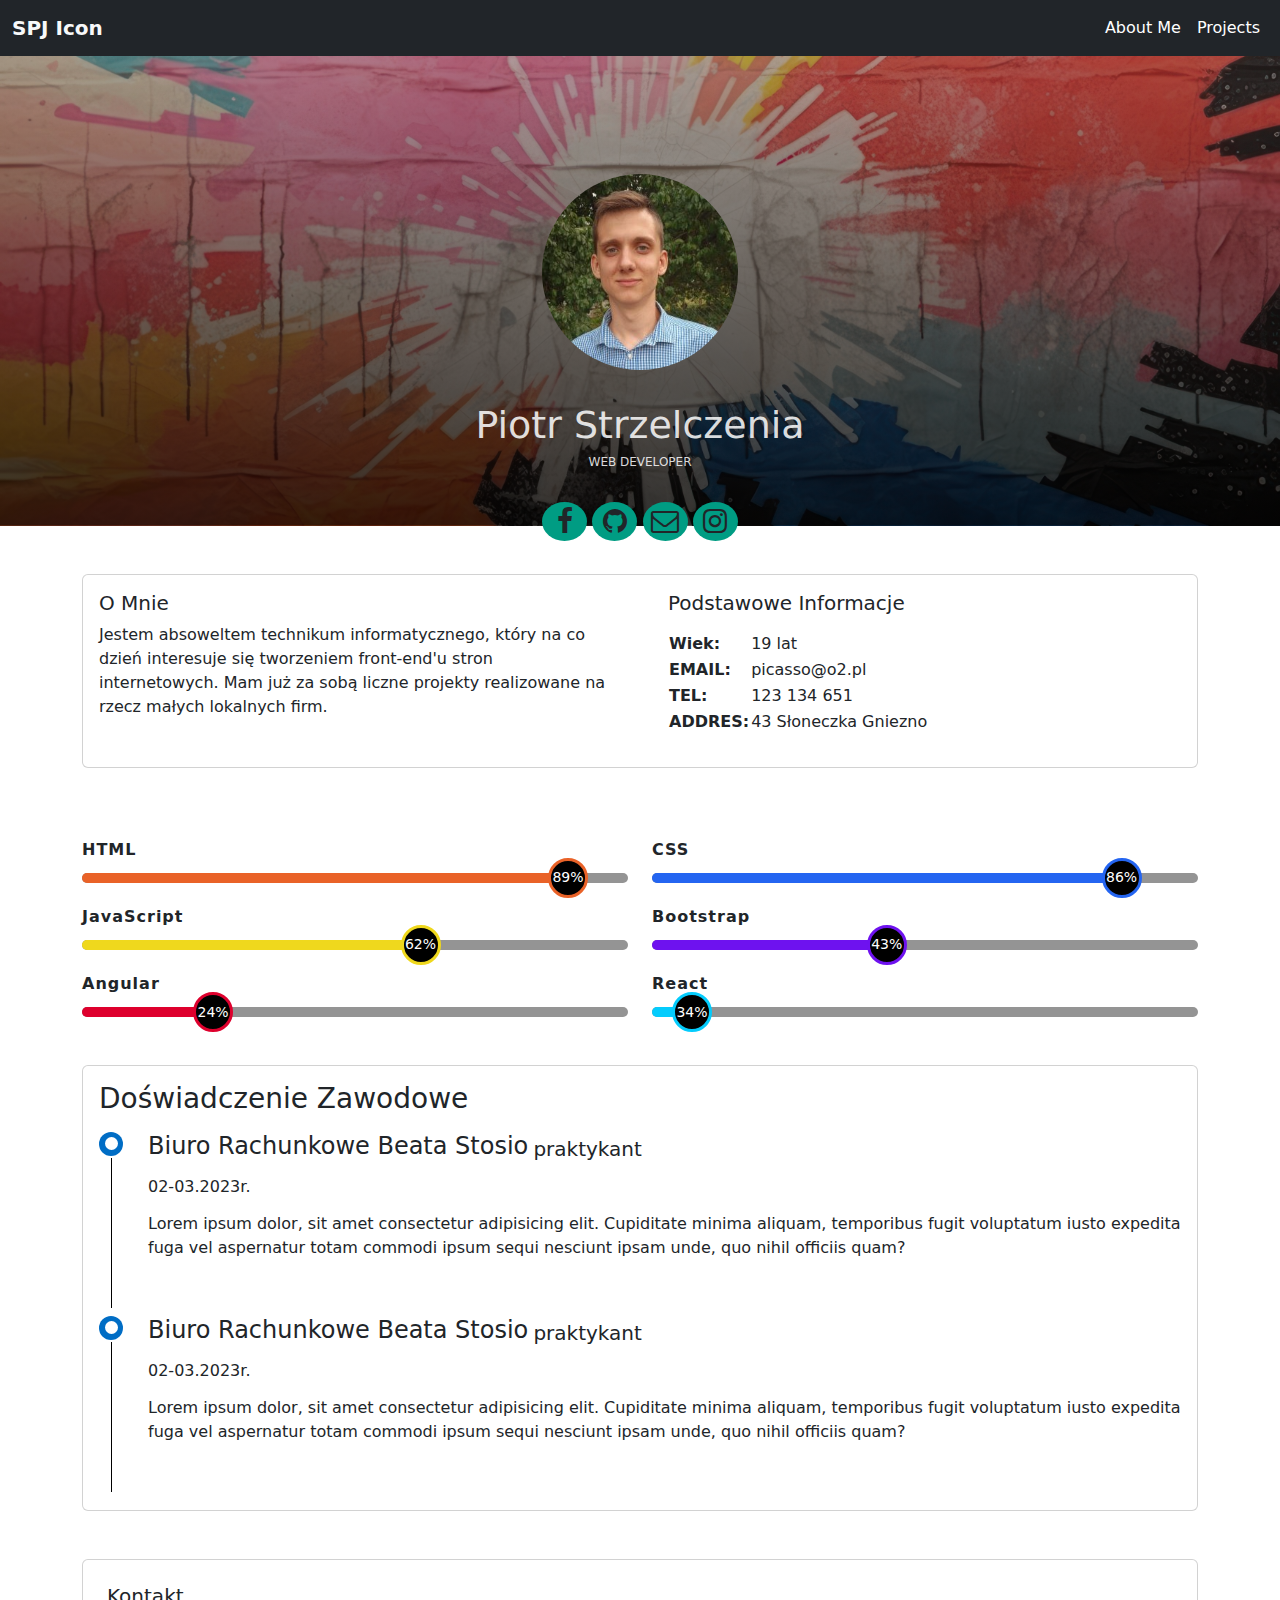
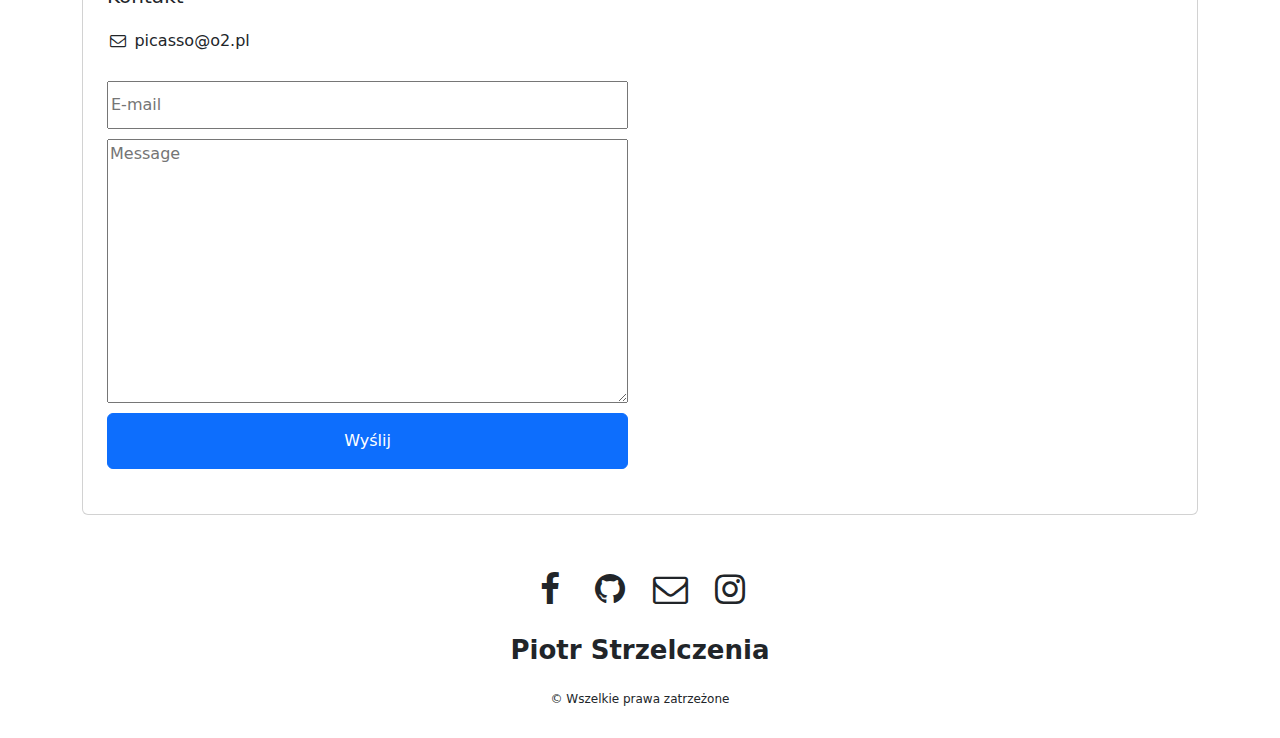
<file: index.html>
<!DOCTYPE html>
<html lang="pl">
<head>
    <meta charset="UTF-8">
    <meta name="viewport" content="width=device-width, initial-scale=1.0">
    <title>Document</title>
    <link rel="stylesheet" href="fontello-5c04b37f/css/fontello.css" type="text/css">
    <link href="https://cdn.jsdelivr.net/npm/bootstrap@5.3.3/dist/css/bootstrap.min.css" rel="stylesheet" integrity="sha384-QWTKZyjpPEjISv5WaRU9OFeRpok6YctnYmDr5pNlyT2bRjXh0JMhjY6hW+ALEwIH" crossorigin="anonymous">
    <link rel="stylesheet" href="style.css" type="text/css">
  </head>
<body>
  <!-- https://templateflip.com/demo/templates/material-resume/ -->
      <nav class="navbar bg-dark navbar-expand-md navbar-light">
        <div class="container-xxl">
          <a href="#O Mnie" class="navbar-brand">
            <span class="fw-bold text-light">
              SPJ Icon
            </span>
          </a>

          <button class="navbar-toggler" type="button" data-bs-toggle="collapse" data-bs-target="#main-nav" aria-controls="main-nav" aria-expanded="false" aria-label="Toggle navigation">
            <span class="icon-menu"></span>
          </button>

          <div class="collapse navbar-collapse justify-content-end align-center" id="main-nav">
            <ul class="navbar-nav">
              <li class="nav-item ">
                <a href="#AboutMe" class="nav-link text-white">About Me</a>
              </li>
              <li class="nav-item">
                <a href="#MyProjects" class="nav-link text-white">Projects</a>
              </li>
            </ul>
          </div>
        </div>
      </nav>

          <!-- profilowe -->
            <div class="bg">
              <figure>
                <img src="img/profilowe.jpg" alt="tło" class="profilowe">
              </figure>
              <figcaption>
                  <h2 class="name">Piotr Strzelczenia</h2>
                  <h2 class="proffesion">WEB DEVELOPER</h2>
              </figcaption>
              <div class="portals">
                  <i class="icon-facebook"></i>
                  <i class="icon-github-circled"></i>
                  <i class="icon-mail"></i>
                  <i class="icon-instagram"></i>
              </div>
            </div>

      <div class="container justify-content-center">

        <!-- About Me -->
        <div class="card my-5" style="width: 100%;">
          <div class="row">
              <div class="col-lg-6">
                <div class="card-body">
                  <h5 class="card-title">O Mnie</h5>
                  <p class="card-text">Jestem absoweltem technikum informatycznego, który na co dzień interesuje się tworzeniem front-end'u stron internetowych.
                    Mam już za sobą liczne projekty realizowane na rzecz małych lokalnych firm.
                    </p>
                </div>
              </div>
              <div class="col-lg-6">
                <div class="card-body">
                  <h5 class="card-title">Podstawowe Informacje</h5>
                  <p class="card-text">
                      <table>
                        <tr>
                          <th>Wiek:</th> <td>19 lat</td>
                        </tr>
                        <tr>
                          <th>EMAIL:</th> <td>picasso@o2.pl</td>
                        </tr>
                        <tr>
                          <th>TEL:</th> <td>123 134 651</td>
                        </tr>
                        <tr>
                          <th>ADDRES:</th> <td>43 Słoneczka Gniezno</td>
                        </tr>
                        
                        
                      </table>
                    </p>
                </div>
              </div>
          </div>
        </div>

        <!-- Skills -->
      
        <div class="ProfSkills">
          <div class="row">
            <div class="col-md-6">
              <h2>HTML</h2>
              <div class="progressBar">
                <div class="html"><span>89%</span></div>
              </div>
            </div>
            <div class="col-md-6">
              <h2>CSS</h2>
              <div class="progressBar">
                <div class="css"><span>86%</span></div>
              </div>  
            </div>
            
            <div class="col-md-6">
              <h2>JavaScript</h2>
              <div class="progressBar">
                <div class="js"><span>62%</span></div>
              </div>  
            </div>
            
            <div class="col-md-6">
              <h2>Bootstrap</h2>
              <div class="progressBar">
                <div class="bs"><span>43%</span></div>
              </div>  
            </div>
            
            <div class="col-md-6">
              <h2>Angular</h2>
              <div class="progressBar">
                <div class="angular"><span>24%</span></div>
              </div>  
            </div>
            
            <div class="col-md-6">
              <h2>React</h2>
              <div class="progressBar">
                <div class="react"><span>34%</span></div>
              </div>  
            </div>
            
          </div>
        </div>

        <!-- Work -->
        <div class="card my-5" style="width: 100%;">
                <div class="card-body">
                  <h3 class="card-title">Doświadczenie Zawodowe</h3>
                  <p class="card-text" class="work">
                    <div class="picture"><div class="circle"><div class="circleOut"><div class="circleIn"></div></div></div> <div class="line"></div></div>
                    <p> 
                      <div class="card-title heading">
                        <h4>Biuro Rachunkowe Beata Stosio</h4> &nbsp;<h5>praktykant</h5>
                      </div>
                          <h6 class="card-subtittle">02-03.2023r.</h6>
                    </p> 
                    Lorem ipsum dolor, sit amet consectetur adipisicing elit. Cupiditate minima aliquam, temporibus fugit voluptatum iusto expedita fuga vel aspernatur totam commodi ipsum sequi nesciunt ipsam unde, quo nihil officiis quam?
                  </p><br>
                  <p class="card-text" class="work">
                    <div class="picture"><div class="circle"><div class="circleOut"><div class="circleIn"></div></div></div> <div class="line"></div></div>
                    <p> 
                      <div class="card-title heading">
                        <h4>Biuro Rachunkowe Beata Stosio</h4> &nbsp;<h5>praktykant</h5>
                      </div>
                          <h6 class="card-subtittle">02-03.2023r.</h6>
                    </p> 
                    Lorem ipsum dolor, sit amet consectetur adipisicing elit. Cupiditate minima aliquam, temporibus fugit voluptatum iusto expedita fuga vel aspernatur totam commodi ipsum sequi nesciunt ipsam unde, quo nihil officiis quam?
                  </p>
                </div>
        </div>

        <!-- Education -->


        <!-- Kontakt -->
        <div class="card my-5" style="width:100%">
          <div class="card-body m-2 " >
            <h5 class="card-title">Kontakt</h5>
            <p class="card-text">
              <div class="row">
                <form action="" class="col-md-6">
                  <div class="text">
                    <i class="icon-mail"></i> picasso@o2.pl <br>
                  </div>
                  <input type="text" name="email" id="" placeholder="E-mail">
                  <textarea name="message" id="" cols="30" rows="10" placeholder="Message"></textarea>
                  <button type="button" class="btn btn-primary" >Wyślij</button>
              </form>
              <iframe src="https://www.google.com/maps/embed?pb=!1m18!1m12!1m3!1d4843.516715050668!2d17.42752164602278!3d52.628210727922536!2m3!1f0!2f0!3f0!3m2!1i1024!2i768!4f13.1!3m3!1m2!1s0x4704870bb2e29827%3A0x4c725501a79e69e9!2sSTACJA%20KOLEJOWA!5e0!3m2!1sen!2spl!4v1711100019856!5m2!1sen!2spl" width="100%" height="450" style="border:0;" allowfullscreen="" loading="lazy" referrerpolicy="no-referrer-when-downgrade" class="col-md-6"></iframe>
              </div>

            </p>
          </div>
        </div>
      </div>

      <!-- footer -->
      <footer>
        <div class="footer">
          <div class="contact">
            <i class="icon-facebook"></i>
            <i class="icon-github-circled"></i>
            <i class="icon-mail"></i>
            <i class="icon-instagram"></i>
          </div>
  
          <div class="autor">
            Piotr Strzelczenia
          </div>
  
          <div class="copywright">
            &#169; Wszelkie prawa zatrzeżone
          </div>
        </div>
      </footer>

      <script src="https://cdn.jsdelivr.net/npm/bootstrap@5.3.3/dist/js/bootstrap.bundle.min.js" integrity="sha384-YvpcrYf0tY3lHB60NNkmXc5s9fDVZLESaAA55NDzOxhy9GkcIdslK1eN7N6jIeHz" crossorigin="anonymous"></script>
    
</body>
</html>
</file>
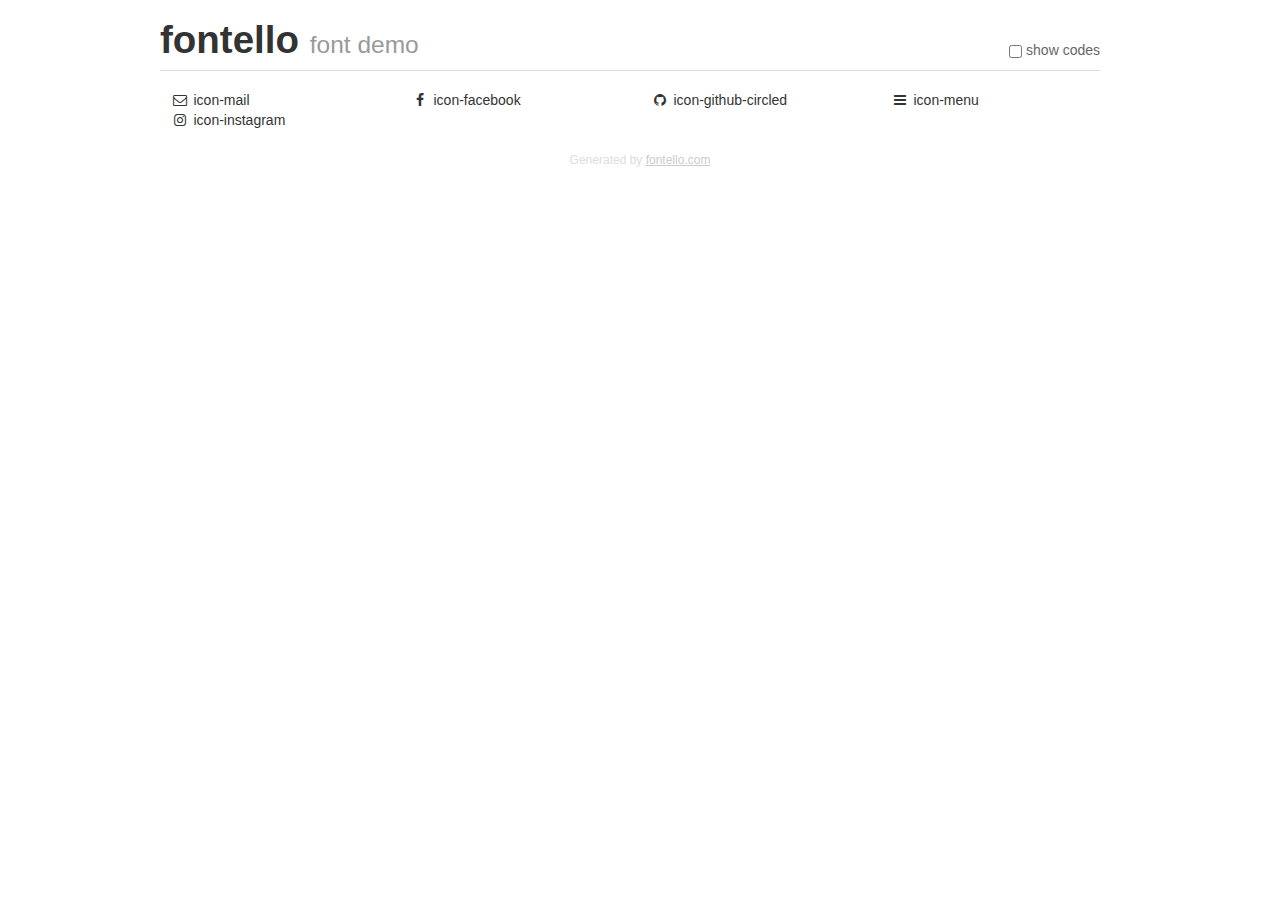
<file: fontello-5c04b37f/demo.html>
<!DOCTYPE html>
<html>
  <head>
  <!--[if lt IE 9]><script language="javascript" type="text/javascript" src="//html5shim.googlecode.com/svn/trunk/html5.js"></script><![endif]-->
  <meta charset="UTF-8">
  <style>
    html {
      font-size: 100%;
      -webkit-text-size-adjust: 100%;
      -ms-text-size-adjust: 100%;
    }
    a:focus {
      outline: thin dotted #333;
      outline: 5px auto -webkit-focus-ring-color;
      outline-offset: -2px;
    }
    a:hover,
    a:active {
      outline: 0;
    }
    input {
      margin: 0;
      font-size: 100%;
      vertical-align: middle;
      *overflow: visible;
      line-height: normal;
    }
    input::-moz-focus-inner {
      padding: 0;
      border: 0;
    }
    body {
      margin: 0;
      font-family: "Helvetica Neue", Helvetica, Arial, sans-serif;
      font-size: 14px;
      line-height: 20px;
      color: #333;
      background-color: #fff;
    }
    a {
      color: #08c;
      text-decoration: none;
    }
    a:hover {
      color: #005580;
      text-decoration: underline;
    }
    .row {
      margin-left: -20px;
      *zoom: 1;
    }
    .row:before,
    .row:after {
      display: table;
      content: "";
      line-height: 0;
    }
    .row:after {
      clear: both;
    }
    .span3 {
      float: left;
      min-height: 1px;
      margin-left: 20px;
      width: 220px;
    }
    .container {
      width: 940px;
      margin-right: auto;
      margin-left: auto;
      *zoom: 1;
    }
    .container:before,
    .container:after {
      display: table;
      content: "";
      line-height: 0;
    }
    .container:after {
      clear: both;
    }
    small {
      font-size: 85%;
    }
    h1 {
      margin: 10px 0;
      font-family: inherit;
      font-weight: bold;
      line-height: 20px;
      color: inherit;
      text-rendering: optimizelegibility;
      line-height: 40px;
      font-size: 38.5px;
    }
    h1 small {
      font-weight: normal;
      line-height: 1;
      color: #999;
      font-size: 24.5px;
    }

    body {
      margin-top: 90px;
    }
    .header {
      position: fixed;
      top: 0;
      left: 50%;
      margin-left: -480px;
      background-color: #fff;
      border-bottom: 1px solid #ddd;
      padding-top: 10px;
      z-index: 10;
    }
    .footer {
      color: #ddd;
      font-size: 12px;
      text-align: center;
      margin-top: 20px;
    }
    .footer a {
      color: #ccc;
      text-decoration: underline;
    }
    .the-icons {
      font-size: 14px;
      line-height: 24px;
    }
    .switch {
      position: absolute;
      right: 0;
      bottom: 10px;
      color: #666;
    }
    .switch input {
      margin-right: 0.3em;
    }
    .codesOn .i-name {
      display: none;
    }
    .codesOn .i-code {
      display: inline;
    }
    .i-code {
      display: none;
    }
    @font-face {
      font-family: 'fontello';
      src: url('./font/fontello.eot?83956341');
      src: url('./font/fontello.eot?83956341#iefix') format('embedded-opentype'),
           url('./font/fontello.woff?83956341') format('woff'),
           url('./font/fontello.ttf?83956341') format('truetype'),
           url('./font/fontello.svg?83956341#fontello') format('svg');
      font-weight: normal;
      font-style: normal;
    }
    .demo-icon {
      font-family: "fontello";
      font-style: normal;
      font-weight: normal;
      speak: never;
     
      display: inline-block;
      text-decoration: inherit;
      width: 1em;
      margin-right: .2em;
      text-align: center;
      /* opacity: .8; */
     
      /* For safety - reset parent styles, that can break glyph codes*/
      font-variant: normal;
      text-transform: none;
     
      /* fix buttons height, for twitter bootstrap */
      line-height: 1em;
     
      /* Animation center compensation - margins should be symmetric */
      /* remove if not needed */
      margin-left: .2em;
     
      /* You can be more comfortable with increased icons size */
      /* font-size: 120%; */
     
      /* Font smoothing. That was taken from TWBS */
      -webkit-font-smoothing: antialiased;
      -moz-osx-font-smoothing: grayscale;
     
      /* Uncomment for 3D effect */
      /* text-shadow: 1px 1px 1px rgba(127, 127, 127, 0.3); */
    }
    </style>
    <link rel="stylesheet" href="css/animation.css"><!--[if IE 7]><link rel="stylesheet" href="css/" + font.fontname + "-ie7.css"><![endif]-->
    <script>
      function toggleCodes(on) {
        var obj = document.getElementById('icons');
      
        if (on) {
          obj.className += ' codesOn';
        } else {
          obj.className = obj.className.replace(' codesOn', '');
        }
      }
    </script>
  </head>
  <body>
    <div class="container header">
      <h1>fontello <small>font demo</small></h1>
      <label class="switch">
        <input type="checkbox" onclick="toggleCodes(this.checked)">show codes
      </label>
    </div>
    <div class="container" id="icons">
      <div class="row">
        <div class="span3" title="Code: 0xe800">
          <i class="demo-icon icon-mail">&#xe800;</i> <span class="i-name">icon-mail</span><span class="i-code">0xe800</span>
        </div>
        <div class="span3" title="Code: 0xf09a">
          <i class="demo-icon icon-facebook">&#xf09a;</i> <span class="i-name">icon-facebook</span><span class="i-code">0xf09a</span>
        </div>
        <div class="span3" title="Code: 0xf09b">
          <i class="demo-icon icon-github-circled">&#xf09b;</i> <span class="i-name">icon-github-circled</span><span class="i-code">0xf09b</span>
        </div>
        <div class="span3" title="Code: 0xf0c9">
          <i class="demo-icon icon-menu">&#xf0c9;</i> <span class="i-name">icon-menu</span><span class="i-code">0xf0c9</span>
        </div>
      </div>
      <div class="row">
        <div class="span3" title="Code: 0xf16d">
          <i class="demo-icon icon-instagram">&#xf16d;</i> <span class="i-name">icon-instagram</span><span class="i-code">0xf16d</span>
        </div>
      </div>
    </div>
    <div class="container footer">Generated by <a href="https://fontello.com">fontello.com</a></div>
  </body>
</html>
</file>
<file: fontello-5c04b37f/css/fontello.css>
@font-face {
  font-family: 'fontello';
  src: url('../font/fontello.eot?12414574');
  src: url('../font/fontello.eot?12414574#iefix') format('embedded-opentype'),
       url('../font/fontello.woff2?12414574') format('woff2'),
       url('../font/fontello.woff?12414574') format('woff'),
       url('../font/fontello.ttf?12414574') format('truetype'),
       url('../font/fontello.svg?12414574#fontello') format('svg');
  font-weight: normal;
  font-style: normal;
}
/* Chrome hack: SVG is rendered more smooth in Windozze. 100% magic, uncomment if you need it. */
/* Note, that will break hinting! In other OS-es font will be not as sharp as it could be */
/*
@media screen and (-webkit-min-device-pixel-ratio:0) {
  @font-face {
    font-family: 'fontello';
    src: url('../font/fontello.svg?12414574#fontello') format('svg');
  }
}
*/
[class^="icon-"]:before, [class*=" icon-"]:before {
  font-family: "fontello";
  font-style: normal;
  font-weight: normal;
  speak: never;

  display: inline-block;
  text-decoration: inherit;
  width: 1em;
  margin-right: .2em;
  text-align: center;
  /* opacity: .8; */

  /* For safety - reset parent styles, that can break glyph codes*/
  font-variant: normal;
  text-transform: none;

  /* fix buttons height, for twitter bootstrap */
  line-height: 1em;

  /* Animation center compensation - margins should be symmetric */
  /* remove if not needed */
  margin-left: .2em;

  /* you can be more comfortable with increased icons size */
  /* font-size: 120%; */

  /* Font smoothing. That was taken from TWBS */
  -webkit-font-smoothing: antialiased;
  -moz-osx-font-smoothing: grayscale;

  /* Uncomment for 3D effect */
  /* text-shadow: 1px 1px 1px rgba(127, 127, 127, 0.3); */
}

.icon-mail:before { content: '\e800'; } /* '' */
.icon-facebook:before { content: '\f09a'; } /* '' */
.icon-github-circled:before { content: '\f09b'; } /* '' */
.icon-menu:before { content: '\f0c9'; } /* '' */
.icon-instagram:before { content: '\f16d'; } /* '' */
</file>
<file: style.css>
/* globalne */
body{
    margin:0;
}

/* Zmienne */
:root{
    --dark:black;
    --light:white;
    --blue1:#006DC5;
    --blue2:#007FBF;
    --blue3:#008FA7;
    --green1:#39AE23;
    --green2:#00A757;
    --green3:#009C83;
}

/* Ikony */
.icon-menu{
    color: white;
}


/* profilowe */

.bg{
    background-image:linear-gradient(#3b3b3b67,#000000ca), url(img/bg.jpg);
    background-position: center;
    background-repeat: no-repeat;
    background-size: cover;
    width:100%;
    display: flex;
    flex-wrap: wrap;
    justify-content: center;
}
.profilowe{
    margin-top: 60%;
    width:196px;
    height: 196px;
    border-radius: 50%;
}
.bg figcaption{
    width: 100%;
}
    .name{
    font-size: 38px;
    color:rgba(255, 255, 255, 0.85);
    width:100%;
    text-align: center;
    margin-top: 17px;
    margin-bottom: 7px;
    }
    .proffesion{
    color:rgba(255, 255, 255, 0.85);
    font-size:12px;
    width:100%;
    text-align: center;
    margin-bottom: 14px;
    }
.portals{
    width: 100%;
    text-align: center;
    transform: translateY(17px);
    float:inline-end;
}
.portals [class*='icon']{
    padding: 3px;
    font-size: 28px;
    background-color: var(--green3);
    border-radius: 50%;
}

/* Skills */

.ProfSkills{
    justify-content: center;
}

[class *=col]{
    display: flex;
    justify-content: center;
    flex-wrap: wrap;
}

.ProfSkills h2{
    width: 100%;
    letter-spacing: 1px;
    font-size: 16px;
    font-weight: 700;
    font-weight: 400px;
    margin-top: 24px;
    margin-bottom:14px;
}
.progressBar{
    width:100%;
    height: 10px;
    border-radius: 5px;
    background-color: rgb(148, 148, 148);
}
.progressBar div{
    height:10px;
    border-radius:5px;
    float: left;
}

.progressBar div span{
    height: 40px;
    width: 40px;
    border-radius:50%;
    transform: translateY(-15px) translateX(20px);
    float:right;
    display: flex;
    align-items: center;
    justify-content: center;
}

.html{
    width: 89%;
    animation: html 1s linear both;
    background-color: #e96228;
}
.html span{
    border: 3px solid #e96228;
    color:white;
    font-weight: 400;
    font-size: 14px;
    background-color:var(--dark);
}
.css{
    width: 86%;
    animation: css 1s linear both;
    background-color: #2465f1;
} 
.css span{
    border: 3px solid #2465f1;
    color:white;
    font-weight: 400;
    font-size: 14px;
    background-color:var(--dark);
}
.js{
    width: 62%;
    animation: js 1s linear both;
    background-color: #efd81d;
}
.js span{
    border: 3px solid #efd81d;
    color:white;
    font-weight: 400;
    font-size: 14px;
    background-color:var(--dark);
}
.bs{
    width: 43%;
    animation: bs 1s linear both;
    background-color:#6e12ef;
}
.bs span{
    border: 3px solid #6e12ef;
    color:white;
    font-weight: 400;
    font-size: 14px;
    background-color:var(--dark);
}
.angular{
    width: 24%;
    animation: angular 1s both;
    background-color: #de002d;
}
.angular span{
    border: 3px solid #de002d;
    color:white;
    font-weight: 400;
    font-size: 14px;
    background-color:var(--dark);
}
.react{
    width:34;
    animation: react 1s linear both;
    background-color: #04ccfd;
}
.react span{
    border: 3px solid  #04ccfd;
    color:white;
    font-weight: 400;
    font-size: 14px;
    background-color:var(--dark);
}

/* Work */

.picture{
    display: flex;
    flex-wrap: wrap;
    float: left;
}
.circle{
    width: 100%;
}
.circleIn{
    background-color: var(--light);
    width: 13px;
    height: 13px;
    border-radius: 50%;
}
.circleOut{
    background-color: var(--blue1);
    width: 24px;
    height: 24px;
    border-radius: 50%;
    display: flex;
    justify-content: center;
    align-items: center;
}
.line{
    content: "";
    height: 150px;
    width:1px;
    background-color: var(--dark);
    margin: 2px 12px;
}
.heading{
    display: flex;
    flex-wrap: wrap;
    align-items: end;
}
.work{
    display: flex;
    flex-wrap: wrap;
}

/* Kontakt */

form{
    width: 50%;
    float: left;


}
form>*{
    width: 100%;
    margin: 5px 0%;
}   

/* footer */

.footer{
    width:100%;
    display:flex;
    flex-wrap:wrap;
}
.contact{
    width: 100%;
    text-align: center;
    font-size: 35px;
    margin-bottom: 16px;
}
.autor{
    width: 100%;
    text-align: center;
    font-size: 26px;
    margin-bottom: 20px;
    font-weight: 600;
}
.copywright{
    width: 100%;
    text-align: center;
    font-size: 12px;
    margin-bottom: 30px;
}



/* animacje */

@keyframes html {
    0%{
        width:0;
    }
    100%{
        width: 89%;
    }
}
@keyframes css {
    0%{
        width:0;
    }
    100%{
        width: 86%;
    }
}
@keyframes js {
    0%{
        width:0;
    }
    100%{
        width: 62%;
    }
}
@keyframes bs {
    0%{
        width:0;
    }
    100%{
        width: 43%;
    }
}
@keyframes angular {
    0%{
        width:0;
    }
    100%{
        width: 24%;
    }
}
@keyframes react {
    0%{
        width:0;
    }
    100%{
        width: 34%;
    }
}
</file>
<file: fontello-5c04b37f/css/animation.css>
/*
   Animation example, for spinners
*/
.animate-spin {
  -moz-animation: spin 2s infinite linear;
  -o-animation: spin 2s infinite linear;
  -webkit-animation: spin 2s infinite linear;
  animation: spin 2s infinite linear;
  display: inline-block;
}
@-moz-keyframes spin {
  0% {
    -moz-transform: rotate(0deg);
    -o-transform: rotate(0deg);
    -webkit-transform: rotate(0deg);
    transform: rotate(0deg);
  }

  100% {
    -moz-transform: rotate(359deg);
    -o-transform: rotate(359deg);
    -webkit-transform: rotate(359deg);
    transform: rotate(359deg);
  }
}
@-webkit-keyframes spin {
  0% {
    -moz-transform: rotate(0deg);
    -o-transform: rotate(0deg);
    -webkit-transform: rotate(0deg);
    transform: rotate(0deg);
  }

  100% {
    -moz-transform: rotate(359deg);
    -o-transform: rotate(359deg);
    -webkit-transform: rotate(359deg);
    transform: rotate(359deg);
  }
}
@-o-keyframes spin {
  0% {
    -moz-transform: rotate(0deg);
    -o-transform: rotate(0deg);
    -webkit-transform: rotate(0deg);
    transform: rotate(0deg);
  }

  100% {
    -moz-transform: rotate(359deg);
    -o-transform: rotate(359deg);
    -webkit-transform: rotate(359deg);
    transform: rotate(359deg);
  }
}
@-ms-keyframes spin {
  0% {
    -moz-transform: rotate(0deg);
    -o-transform: rotate(0deg);
    -webkit-transform: rotate(0deg);
    transform: rotate(0deg);
  }

  100% {
    -moz-transform: rotate(359deg);
    -o-transform: rotate(359deg);
    -webkit-transform: rotate(359deg);
    transform: rotate(359deg);
  }
}
@keyframes spin {
  0% {
    -moz-transform: rotate(0deg);
    -o-transform: rotate(0deg);
    -webkit-transform: rotate(0deg);
    transform: rotate(0deg);
  }

  100% {
    -moz-transform: rotate(359deg);
    -o-transform: rotate(359deg);
    -webkit-transform: rotate(359deg);
    transform: rotate(359deg);
  }
}
</file>
